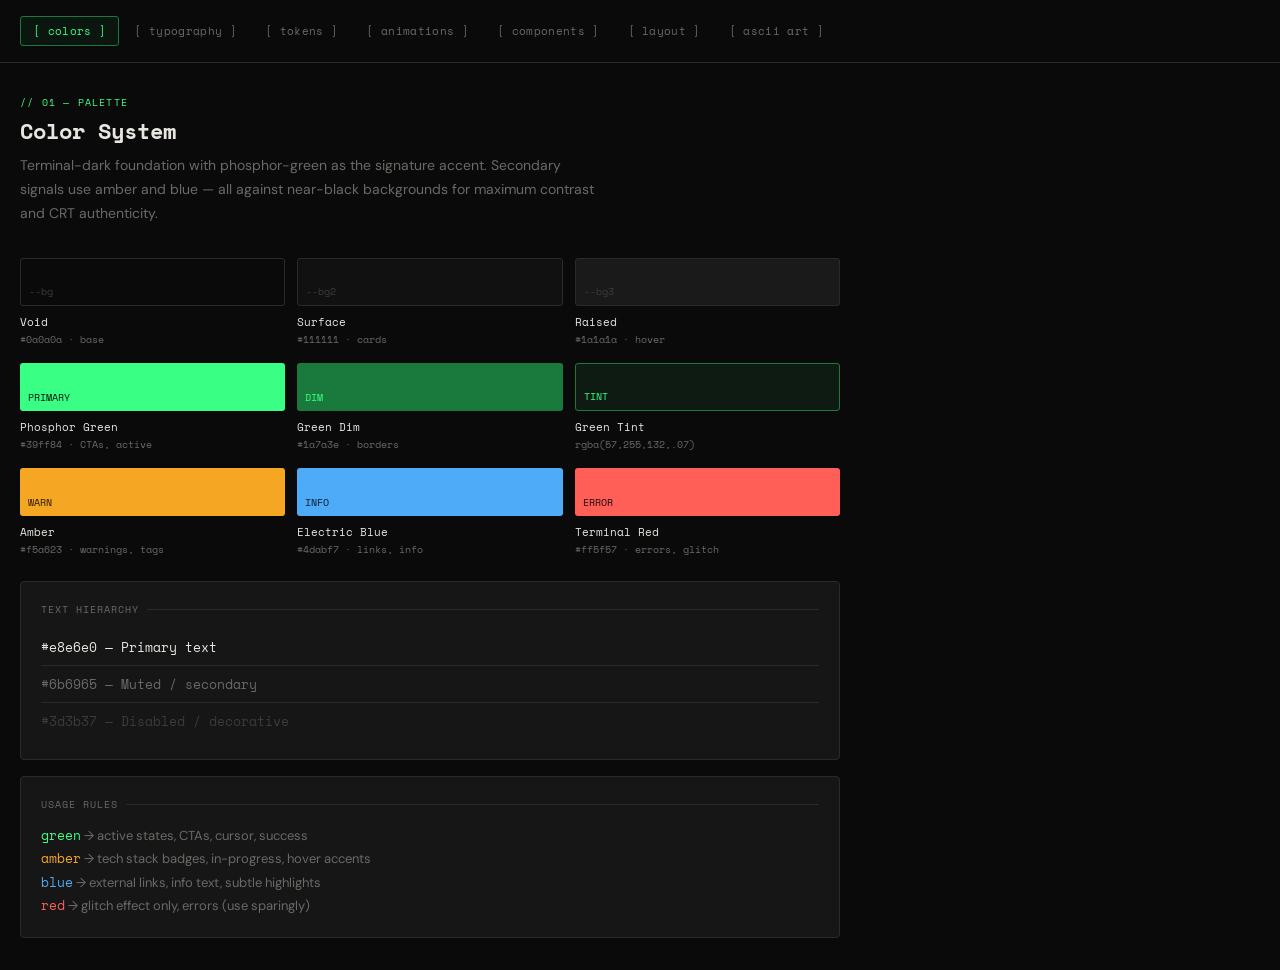
<file: ascii_portfolio_design_system.html>
<!DOCTYPE html>
<html>
<head>
<style>
  @import url('https://fonts.googleapis.com/css2?family=Space+Mono:ital,wght@0,400;0,700;1,400&family=DM+Sans:wght@300;400;500;600&display=swap');

  :root {
    --bg: #0a0a0a;
    --bg2: #111111;
    --bg3: #1a1a1a;
    --surface: #161616;
    --border: #2a2a2a;
    --border-accent: #3a3a3a;
    --text: #e8e6e0;
    --muted: #6b6965;
    --subtle: #3d3b37;
    --green: #39ff84;
    --green-dim: #1a7a3e;
    --amber: #f5a623;
    --amber-dim: #6b4710;
    --blue: #4dabf7;
    --blue-dim: #1a3a5c;
    --red: #ff5f57;
    --mono: 'Space Mono', monospace;
    --sans: 'DM Sans', sans-serif;
  }

  * { box-sizing: border-box; margin: 0; padding: 0; }

  body {
    background: var(--bg);
    color: var(--text);
    font-family: var(--sans);
    min-height: 100vh;
    padding: 0;
  }

  /* ─── NAV ─── */
  .ds-nav {
    display: flex;
    gap: 2px;
    padding: 16px 20px;
    border-bottom: 1px solid var(--border);
    overflow-x: auto;
    scrollbar-width: none;
    background: var(--bg);
    position: sticky;
    top: 0;
    z-index: 10;
  }
  .ds-nav::-webkit-scrollbar { display: none; }

  .nav-btn {
    font-family: var(--mono);
    font-size: 11px;
    background: none;
    border: 1px solid transparent;
    color: var(--muted);
    padding: 6px 12px;
    cursor: pointer;
    border-radius: 3px;
    white-space: nowrap;
    transition: all 0.15s;
    letter-spacing: 0.03em;
  }
  .nav-btn:hover { color: var(--text); border-color: var(--border-accent); }
  .nav-btn.active { color: var(--green); border-color: var(--green-dim); background: rgba(57,255,132,0.05); }

  /* ─── CONTENT ─── */
  .ds-content { padding: 32px 20px; max-width: 860px; }

  .section { display: none; }
  .section.active { display: block; }

  /* ─── SECTION HEADER ─── */
  .section-header {
    margin-bottom: 32px;
  }
  .tag {
    font-family: var(--mono);
    font-size: 10px;
    color: var(--green);
    letter-spacing: 0.12em;
    text-transform: uppercase;
    margin-bottom: 8px;
  }
  .section-title {
    font-family: var(--mono);
    font-size: 22px;
    font-weight: 700;
    color: var(--text);
    line-height: 1.2;
    margin-bottom: 10px;
  }
  .section-desc {
    font-family: var(--sans);
    font-size: 14px;
    color: var(--muted);
    line-height: 1.7;
    max-width: 580px;
  }

  /* ─── GRID ─── */
  .grid-2 { display: grid; grid-template-columns: 1fr 1fr; gap: 16px; }
  .grid-3 { display: grid; grid-template-columns: 1fr 1fr 1fr; gap: 12px; }
  @media (max-width: 600px) {
    .grid-2, .grid-3 { grid-template-columns: 1fr; }
  }

  /* ─── CARD ─── */
  .ds-card {
    background: var(--surface);
    border: 1px solid var(--border);
    border-radius: 4px;
    padding: 20px;
  }
  .card-label {
    font-family: var(--mono);
    font-size: 10px;
    color: var(--muted);
    letter-spacing: 0.1em;
    text-transform: uppercase;
    margin-bottom: 12px;
    display: flex;
    align-items: center;
    gap: 8px;
  }
  .card-label::after { content: ''; flex: 1; height: 1px; background: var(--border); }

  /* ─── COLORS ─── */
  .color-swatch {
    height: 48px;
    border-radius: 3px;
    margin-bottom: 8px;
    display: flex;
    align-items: flex-end;
    padding: 6px 8px;
    font-family: var(--mono);
    font-size: 10px;
  }
  .color-name { font-family: var(--mono); font-size: 11px; color: var(--text); margin-bottom: 2px; }
  .color-hex { font-family: var(--mono); font-size: 10px; color: var(--muted); }

  /* ─── TYPOGRAPHY ─── */
  .type-row {
    padding: 16px 0;
    border-bottom: 1px solid var(--border);
  }
  .type-row:last-child { border-bottom: none; }
  .type-meta {
    font-family: var(--mono);
    font-size: 10px;
    color: var(--muted);
    margin-bottom: 6px;
    letter-spacing: 0.05em;
  }

  /* ─── ASCII DEMO ─── */
  .ascii-block {
    font-family: var(--mono);
    font-size: 12px;
    line-height: 1.5;
    color: var(--green);
    background: var(--bg2);
    border: 1px solid var(--border);
    border-left: 3px solid var(--green-dim);
    padding: 16px;
    border-radius: 2px;
    white-space: pre;
    overflow-x: auto;
  }

  /* ─── TOKENS ─── */
  .token-row {
    display: flex;
    align-items: center;
    justify-content: space-between;
    padding: 10px 0;
    border-bottom: 1px solid var(--border);
    gap: 16px;
  }
  .token-row:last-child { border-bottom: none; }
  .token-name { font-family: var(--mono); font-size: 12px; color: var(--text); }
  .token-value { font-family: var(--mono); font-size: 11px; color: var(--muted); }
  .token-preview { flex-shrink: 0; }

  /* ─── ANIMATIONS ─── */
  .anim-demo {
    background: var(--bg2);
    border: 1px solid var(--border);
    border-radius: 4px;
    padding: 24px;
    display: flex;
    align-items: center;
    justify-content: center;
    min-height: 100px;
    margin-bottom: 10px;
    overflow: hidden;
    position: relative;
  }

  @keyframes blink { 0%,100%{opacity:1} 50%{opacity:0} }
  @keyframes scanline { 0%{transform:translateY(-100%)} 100%{transform:translateY(400%)} }
  @keyframes glitch {
    0%,100% { clip-path: inset(0 0 98% 0); transform: translateX(0); }
    20% { clip-path: inset(20% 0 60% 0); transform: translateX(-4px); }
    40% { clip-path: inset(50% 0 30% 0); transform: translateX(4px); }
    60% { clip-path: inset(10% 0 80% 0); transform: translateX(-2px); }
    80% { clip-path: inset(70% 0 10% 0); transform: translateX(3px); }
  }
  @keyframes typewriter { from { width: 0 } to { width: 100% } }
  @keyframes fadeup { from { opacity:0; transform:translateY(10px); } to { opacity:1; transform:translateY(0); } }
  @keyframes pulse-border { 0%,100% { border-color: var(--green-dim); } 50% { border-color: var(--green); } }
  @keyframes shimmer { from { background-position: -200% 0; } to { background-position: 200% 0; } }
  @keyframes spin-slow { from { transform: rotate(0deg) } to { transform: rotate(360deg) } }

  .cursor-blink {
    display: inline-block;
    width: 10px;
    height: 18px;
    background: var(--green);
    animation: blink 1s step-end infinite;
    vertical-align: middle;
  }

  .typewriter-demo {
    font-family: var(--mono);
    font-size: 14px;
    color: var(--green);
    overflow: hidden;
    white-space: nowrap;
    animation: typewriter 2.5s steps(28) infinite;
    border-right: 2px solid var(--green);
  }

  .glitch-text {
    font-family: var(--mono);
    font-size: 20px;
    font-weight: 700;
    color: var(--text);
    position: relative;
    cursor: pointer;
    user-select: none;
  }
  .glitch-text::before {
    content: attr(data-text);
    position: absolute;
    left: 0;
    top: 0;
    color: var(--red);
    animation: glitch 3s infinite;
  }
  .glitch-text::after {
    content: attr(data-text);
    position: absolute;
    left: 2px;
    top: 0;
    color: var(--blue);
    animation: glitch 3s infinite 0.1s;
    opacity: 0.7;
  }

  .fadeup-demo {
    font-family: var(--mono);
    font-size: 13px;
    color: var(--text);
    animation: fadeup 1s ease forwards infinite;
  }

  .pulse-card {
    border: 1px solid var(--green-dim);
    border-radius: 3px;
    padding: 10px 16px;
    font-family: var(--mono);
    font-size: 12px;
    color: var(--green);
    animation: pulse-border 2s ease infinite;
  }

  .shimmer-btn {
    font-family: var(--mono);
    font-size: 12px;
    padding: 10px 20px;
    border-radius: 3px;
    border: 1px solid var(--green-dim);
    background: linear-gradient(90deg, var(--bg2) 25%, rgba(57,255,132,0.1) 50%, var(--bg2) 75%);
    background-size: 200% 100%;
    color: var(--green);
    animation: shimmer 2s linear infinite;
    cursor: pointer;
  }

  /* ─── COMPONENTS ─── */
  .comp-btn {
    font-family: var(--mono);
    font-size: 12px;
    padding: 10px 20px;
    cursor: pointer;
    letter-spacing: 0.05em;
    transition: all 0.15s;
    border-radius: 2px;
    display: inline-flex;
    align-items: center;
    gap: 8px;
  }
  .btn-primary {
    background: var(--green);
    color: var(--bg);
    border: 1px solid var(--green);
    font-weight: 700;
  }
  .btn-primary:hover { background: transparent; color: var(--green); }
  .btn-outline {
    background: transparent;
    color: var(--text);
    border: 1px solid var(--border-accent);
  }
  .btn-outline:hover { border-color: var(--text); }
  .btn-ghost {
    background: transparent;
    color: var(--muted);
    border: 1px solid transparent;
  }
  .btn-ghost:hover { color: var(--text); border-color: var(--border); }

  .badge {
    font-family: var(--mono);
    font-size: 10px;
    padding: 3px 8px;
    border-radius: 2px;
    letter-spacing: 0.08em;
    display: inline-block;
  }
  .badge-green { background: rgba(57,255,132,0.1); color: var(--green); border: 1px solid var(--green-dim); }
  .badge-amber { background: rgba(245,166,35,0.1); color: var(--amber); border: 1px solid var(--amber-dim); }
  .badge-blue { background: rgba(77,171,247,0.1); color: var(--blue); border: 1px solid var(--blue-dim); }
  .badge-muted { background: var(--bg3); color: var(--muted); border: 1px solid var(--border); }

  .input-demo {
    font-family: var(--mono);
    font-size: 13px;
    background: var(--bg2);
    border: 1px solid var(--border);
    color: var(--text);
    padding: 10px 14px;
    border-radius: 2px;
    width: 100%;
    outline: none;
    transition: border-color 0.2s;
  }
  .input-demo:focus { border-color: var(--green); }
  .input-demo::placeholder { color: var(--muted); }

  .nav-demo {
    display: flex;
    align-items: center;
    gap: 24px;
    padding: 14px 20px;
    background: rgba(10,10,10,0.9);
    border: 1px solid var(--border);
    border-radius: 3px;
    backdrop-filter: blur(8px);
  }
  .nav-demo-logo { font-family: var(--mono); font-size: 13px; font-weight: 700; color: var(--green); }
  .nav-demo-links { display: flex; gap: 20px; margin-left: auto; }
  .nav-demo-link { font-family: var(--mono); font-size: 11px; color: var(--muted); letter-spacing: 0.05em; text-decoration: none; cursor: pointer; }
  .nav-demo-link:hover { color: var(--green); }

  /* ─── LAYOUT SECTION ─── */
  .layout-wireframe {
    background: var(--bg2);
    border: 1px solid var(--border);
    border-radius: 4px;
    padding: 20px;
    font-family: var(--mono);
    font-size: 11px;
    color: var(--muted);
  }
  .wire-block {
    border: 1px dashed var(--subtle);
    border-radius: 2px;
    padding: 8px 12px;
    margin-bottom: 8px;
    display: flex;
    align-items: center;
    justify-content: space-between;
    min-height: 36px;
  }
  .wire-block.hero { min-height: 80px; border-color: var(--green-dim); color: var(--green); }
  .wire-block.accent { border-color: var(--amber-dim); color: var(--amber); }
  .wire-block-grid { display: grid; grid-template-columns: 1fr 1fr 1fr; gap: 8px; margin-bottom: 8px; }
  .wire-inner { border: 1px dashed var(--subtle); border-radius: 2px; padding: 8px; min-height: 52px; display: flex; align-items: center; justify-content: center; font-size: 10px; }

  /* ─── DIVIDER ─── */
  .ds-divider {
    border: none;
    border-top: 1px solid var(--border);
    margin: 24px 0;
  }

  /* ─── ROW ─── */
  .flex-row { display: flex; gap: 12px; flex-wrap: wrap; align-items: center; }

  /* ─── SCANLINE effect ─── */
  .scanline-container {
    position: relative;
    overflow: hidden;
  }
  .scanline-container::after {
    content: '';
    position: absolute;
    top: 0; left: 0; right: 0;
    height: 2px;
    background: linear-gradient(transparent, rgba(57,255,132,0.15), transparent);
    animation: scanline 3s linear infinite;
    pointer-events: none;
  }

  /* spacing */
  .mt-8 { margin-top: 8px; }
  .mt-16 { margin-top: 16px; }
  .mt-24 { margin-top: 24px; }
  .mb-8 { margin-bottom: 8px; }
  .mb-16 { margin-bottom: 16px; }
</style>
</head>
<body>

<nav class="ds-nav">
  <button class="nav-btn active" onclick="show('colors')">[ colors ]</button>
  <button class="nav-btn" onclick="show('type')">[ typography ]</button>
  <button class="nav-btn" onclick="show('tokens')">[ tokens ]</button>
  <button class="nav-btn" onclick="show('anim')">[ animations ]</button>
  <button class="nav-btn" onclick="show('components')">[ components ]</button>
  <button class="nav-btn" onclick="show('layout')">[ layout ]</button>
  <button class="nav-btn" onclick="show('ascii')">[ ascii art ]</button>
</nav>

<div class="ds-content">

<!-- ═══════════ COLORS ═══════════ -->
<div class="section active" id="sec-colors">
  <div class="section-header">
    <div class="tag">// 01 — PALETTE</div>
    <div class="section-title">Color System</div>
    <div class="section-desc">Terminal-dark foundation with phosphor-green as the signature accent. Secondary signals use amber and blue — all against near-black backgrounds for maximum contrast and CRT authenticity.</div>
  </div>

  <div class="grid-3">
    <div>
      <div class="color-swatch" style="background:#0a0a0a; border: 1px solid #2a2a2a;">
        <span style="font-family:var(--mono);font-size:10px;color:#3d3b37">--bg</span>
      </div>
      <div class="color-name">Void</div>
      <div class="color-hex">#0a0a0a · base</div>
    </div>
    <div>
      <div class="color-swatch" style="background:#111111; border: 1px solid #2a2a2a;">
        <span style="font-family:var(--mono);font-size:10px;color:#3d3b37">--bg2</span>
      </div>
      <div class="color-name">Surface</div>
      <div class="color-hex">#111111 · cards</div>
    </div>
    <div>
      <div class="color-swatch" style="background:#1a1a1a; border: 1px solid #2a2a2a;">
        <span style="font-family:var(--mono);font-size:10px;color:#3d3b37">--bg3</span>
      </div>
      <div class="color-name">Raised</div>
      <div class="color-hex">#1a1a1a · hover</div>
    </div>
  </div>

  <div class="mt-16 grid-3">
    <div>
      <div class="color-swatch" style="background:#39ff84;">
        <span style="font-family:var(--mono);font-size:10px;color:#0a1a0f">PRIMARY</span>
      </div>
      <div class="color-name">Phosphor Green</div>
      <div class="color-hex">#39ff84 · CTAs, active</div>
    </div>
    <div>
      <div class="color-swatch" style="background:#1a7a3e;">
        <span style="font-family:var(--mono);font-size:10px;color:#39ff84">DIM</span>
      </div>
      <div class="color-name">Green Dim</div>
      <div class="color-hex">#1a7a3e · borders</div>
    </div>
    <div>
      <div class="color-swatch" style="background:rgba(57,255,132,0.07); border:1px solid #1a7a3e;">
        <span style="font-family:var(--mono);font-size:10px;color:#39ff84">TINT</span>
      </div>
      <div class="color-name">Green Tint</div>
      <div class="color-hex">rgba(57,255,132,.07)</div>
    </div>
  </div>

  <div class="mt-16 grid-3">
    <div>
      <div class="color-swatch" style="background:#f5a623;">
        <span style="font-family:var(--mono);font-size:10px;color:#2a1a00">WARN</span>
      </div>
      <div class="color-name">Amber</div>
      <div class="color-hex">#f5a623 · warnings, tags</div>
    </div>
    <div>
      <div class="color-swatch" style="background:#4dabf7;">
        <span style="font-family:var(--mono);font-size:10px;color:#041a30">INFO</span>
      </div>
      <div class="color-name">Electric Blue</div>
      <div class="color-hex">#4dabf7 · links, info</div>
    </div>
    <div>
      <div class="color-swatch" style="background:#ff5f57;">
        <span style="font-family:var(--mono);font-size:10px;color:#1a0a09">ERROR</span>
      </div>
      <div class="color-name">Terminal Red</div>
      <div class="color-hex">#ff5f57 · errors, glitch</div>
    </div>
  </div>

  <div class="mt-24 ds-card">
    <div class="card-label">TEXT HIERARCHY</div>
    <div style="font-family:var(--mono);font-size:13px;color:var(--text);padding:8px 0;border-bottom:1px solid var(--border)">#e8e6e0 — Primary text</div>
    <div style="font-family:var(--mono);font-size:13px;color:var(--muted);padding:8px 0;border-bottom:1px solid var(--border)">#6b6965 — Muted / secondary</div>
    <div style="font-family:var(--mono);font-size:13px;color:var(--subtle);padding:8px 0">#3d3b37 — Disabled / decorative</div>
  </div>

  <div class="mt-16 ds-card">
    <div class="card-label">USAGE RULES</div>
    <div style="font-size:13px;color:var(--muted);line-height:1.8">
      <span style="color:var(--green);font-family:var(--mono)">green</span> → active states, CTAs, cursor, success<br>
      <span style="color:var(--amber);font-family:var(--mono)">amber</span> → tech stack badges, in-progress, hover accents<br>
      <span style="color:var(--blue);font-family:var(--mono)">blue</span> → external links, info text, subtle highlights<br>
      <span style="color:var(--red);font-family:var(--mono)">red</span> → glitch effect only, errors (use sparingly)
    </div>
  </div>
</div>

<!-- ═══════════ TYPOGRAPHY ═══════════ -->
<div class="section" id="sec-type">
  <div class="section-header">
    <div class="tag">// 02 — TYPE</div>
    <div class="section-title">Typography</div>
    <div class="section-desc">Two typefaces in constant tension. Space Mono for identity, code, and labels. DM Sans for readability at body sizes. Never use a third font.</div>
  </div>

  <div class="grid-2 mb-16">
    <div class="ds-card">
      <div class="card-label">DISPLAY FONT</div>
      <div style="font-family:var(--mono);font-size:28px;font-weight:700;color:var(--text);line-height:1.1;margin-bottom:8px">Space Mono</div>
      <div style="font-family:var(--mono);font-size:12px;color:var(--muted)">google/space-mono<br>weights: 400, 700</div>
      <div style="font-family:var(--mono);font-size:11px;color:var(--green);margin-top:8px">→ headings, nav, labels, code</div>
    </div>
    <div class="ds-card">
      <div class="card-label">BODY FONT</div>
      <div style="font-family:var(--sans);font-size:28px;font-weight:300;color:var(--text);line-height:1.1;margin-bottom:8px">DM Sans</div>
      <div style="font-family:var(--mono);font-size:12px;color:var(--muted)">google/dm-sans<br>weights: 300, 400, 500, 600</div>
      <div style="font-family:var(--mono);font-size:11px;color:var(--green);margin-top:8px">→ body, descriptions, prose</div>
    </div>
  </div>

  <div class="ds-card">
    <div class="card-label">TYPE SCALE</div>
    <div class="type-row">
      <div class="type-meta">MONO · 48px · 700 · --display</div>
      <div style="font-family:var(--mono);font-size:40px;font-weight:700;color:var(--text);line-height:1">&lt;hero /&gt;</div>
    </div>
    <div class="type-row">
      <div class="type-meta">MONO · 28px · 700 · --h1</div>
      <div style="font-family:var(--mono);font-size:26px;font-weight:700;color:var(--text)">Section Title</div>
    </div>
    <div class="type-row">
      <div class="type-meta">MONO · 18px · 400 · --h2</div>
      <div style="font-family:var(--mono);font-size:17px;color:var(--text)">Project Name</div>
    </div>
    <div class="type-row">
      <div class="type-meta">MONO · 13px · 400 · --label</div>
      <div style="font-family:var(--mono);font-size:13px;color:var(--muted)">// METADATA · DATE · TAG</div>
    </div>
    <div class="type-row">
      <div class="type-meta">SANS · 16px · 400 · --body</div>
      <div style="font-family:var(--sans);font-size:15px;color:var(--muted);max-width:260px">Building fast, scalable systems for the modern web. Backend & frontend.</div>
    </div>
    <div class="type-row">
      <div class="type-meta">MONO · 12px · 400 · --code</div>
      <div style="font-family:var(--mono);font-size:12px;color:var(--green)">const dev = { passion: true };</div>
    </div>
  </div>

  <div class="mt-16 ds-card">
    <div class="card-label">ASCII TEXTURE HEADING</div>
    <div style="font-family:var(--mono);font-size:11px;color:var(--subtle);letter-spacing:0.05em">▓▒░ YOUR NAME ░▒▓</div>
    <div style="font-family:var(--mono);font-size:24px;font-weight:700;color:var(--text)">FULL STACK ENGINEER</div>
    <div style="font-family:var(--mono);font-size:11px;color:var(--muted)">─────────────────────────────</div>
    <div style="font-family:var(--mono);font-size:11px;color:var(--muted)">4yr experience · backend · react</div>
  </div>
</div>

<!-- ═══════════ TOKENS ═══════════ -->
<div class="section" id="sec-tokens">
  <div class="section-header">
    <div class="tag">// 03 — TOKENS</div>
    <div class="section-title">Design Tokens</div>
    <div class="section-desc">Every spacing, radius, and timing value defined. Use only these values — no magic numbers.</div>
  </div>

  <div class="ds-card mb-16">
    <div class="card-label">SPACING SCALE</div>
    <div class="token-row">
      <div class="token-name">--space-xs</div>
      <div class="token-value">4px</div>
      <div class="token-preview"><div style="width:4px;height:12px;background:var(--green);opacity:0.7"></div></div>
    </div>
    <div class="token-row">
      <div class="token-name">--space-sm</div>
      <div class="token-value">8px</div>
      <div class="token-preview"><div style="width:8px;height:12px;background:var(--green);opacity:0.7"></div></div>
    </div>
    <div class="token-row">
      <div class="token-name">--space-md</div>
      <div class="token-value">16px</div>
      <div class="token-preview"><div style="width:16px;height:12px;background:var(--green);opacity:0.7"></div></div>
    </div>
    <div class="token-row">
      <div class="token-name">--space-lg</div>
      <div class="token-value">32px</div>
      <div class="token-preview"><div style="width:32px;height:12px;background:var(--green);opacity:0.7"></div></div>
    </div>
    <div class="token-row">
      <div class="token-name">--space-xl</div>
      <div class="token-value">64px</div>
      <div class="token-preview"><div style="width:64px;height:12px;background:var(--green);opacity:0.7"></div></div>
    </div>
    <div class="token-row">
      <div class="token-name">--space-2xl</div>
      <div class="token-value">120px</div>
      <div class="token-preview"><div style="width:80px;height:12px;background:var(--green);opacity:0.4;position:relative"><span style="font-family:var(--mono);font-size:9px;color:var(--green);position:absolute;right:-20px;top:1px">120</span></div></div>
    </div>
  </div>

  <div class="grid-2">
    <div class="ds-card">
      <div class="card-label">BORDER RADIUS</div>
      <div class="token-row">
        <div class="token-name">--radius-none</div>
        <div class="token-preview"><div style="width:28px;height:28px;background:var(--bg3);border:1px solid var(--border-accent);border-radius:0"></div></div>
      </div>
      <div class="token-row">
        <div class="token-name">--radius-sm (2px)</div>
        <div class="token-preview"><div style="width:28px;height:28px;background:var(--bg3);border:1px solid var(--border-accent);border-radius:2px"></div></div>
      </div>
      <div class="token-row">
        <div class="token-name">--radius-md (4px)</div>
        <div class="token-preview"><div style="width:28px;height:28px;background:var(--bg3);border:1px solid var(--border-accent);border-radius:4px"></div></div>
      </div>
      <div class="token-row" style="border:none">
        <div class="token-name">--radius-lg (8px)</div>
        <div class="token-preview"><div style="width:28px;height:28px;background:var(--bg3);border:1px solid var(--border-accent);border-radius:8px"></div></div>
      </div>
    </div>
    <div class="ds-card">
      <div class="card-label">MOTION</div>
      <div class="token-row">
        <div><div class="token-name">--ease-instant</div><div class="token-value">80ms linear</div></div>
      </div>
      <div class="token-row">
        <div><div class="token-name">--ease-fast</div><div class="token-value">150ms ease</div></div>
      </div>
      <div class="token-row">
        <div><div class="token-name">--ease-base</div><div class="token-value">250ms ease</div></div>
      </div>
      <div class="token-row">
        <div><div class="token-name">--ease-slow</div><div class="token-value">500ms ease-out</div></div>
      </div>
      <div class="token-row" style="border:none">
        <div><div class="token-name">--ease-reveal</div><div class="token-value">800ms cubic-bezier(.16,1,.3,1)</div></div>
      </div>
    </div>
  </div>

  <div class="mt-16 ds-card">
    <div class="card-label">BORDER STYLES</div>
    <div class="token-row">
      <div class="token-name">--border-base</div>
      <div style="flex:1;border-top:1px solid var(--border);margin:0 12px"></div>
      <div class="token-value">1px solid #2a2a2a</div>
    </div>
    <div class="token-row">
      <div class="token-name">--border-accent</div>
      <div style="flex:1;border-top:1px solid var(--green-dim);margin:0 12px"></div>
      <div class="token-value">1px solid #1a7a3e</div>
    </div>
    <div class="token-row" style="border:none">
      <div class="token-name">--border-glow</div>
      <div style="flex:1;border-top:1px solid var(--green);margin:0 12px"></div>
      <div class="token-value">1px solid #39ff84</div>
    </div>
  </div>
</div>

<!-- ═══════════ ANIMATIONS ═══════════ -->
<div class="section" id="sec-anim">
  <div class="section-header">
    <div class="tag">// 04 — MOTION</div>
    <div class="section-title">Animations</div>
    <div class="section-desc">Animations should feel like a terminal waking up — purposeful, mechanical, and slightly retro. Every motion should justify itself.</div>
  </div>

  <div class="grid-2">
    <div>
      <div class="ds-card" style="margin-bottom:12px">
        <div class="card-label">CURSOR BLINK</div>
        <div class="anim-demo scanline-container">
          <span style="font-family:var(--mono);font-size:18px;color:var(--text)">$ hello world</span><span class="cursor-blink"></span>
        </div>
        <div class="token-value">Use in hero section after typewriter effect</div>
      </div>
      <div class="ds-card" style="margin-bottom:12px">
        <div class="card-label">TYPEWRITER</div>
        <div class="anim-demo">
          <div class="typewriter-demo">backend + frontend engineer</div>
        </div>
        <div class="token-value">Cycle through roles/skills on load</div>
      </div>
      <div class="ds-card">
        <div class="card-label">FADE UP REVEAL</div>
        <div class="anim-demo">
          <div class="fadeup-demo" style="animation-duration:2s;animation-iteration-count:infinite">[ section content ]</div>
        </div>
        <div class="token-value">Scroll-triggered on all content blocks</div>
      </div>
    </div>
    <div>
      <div class="ds-card" style="margin-bottom:12px">
        <div class="card-label">GLITCH EFFECT</div>
        <div class="anim-demo" style="cursor:pointer">
          <div class="glitch-text" data-text="&lt;YourName /&gt;">&lt;YourName /&gt;</div>
        </div>
        <div class="token-value">Hover state on name/logo only</div>
      </div>
      <div class="ds-card" style="margin-bottom:12px">
        <div class="card-label">PULSE BORDER</div>
        <div class="anim-demo">
          <div class="pulse-card">STATUS: AVAILABLE FOR WORK</div>
        </div>
        <div class="token-value">Available-for-work indicator</div>
      </div>
      <div class="ds-card">
        <div class="card-label">SHIMMER LOAD</div>
        <div class="anim-demo">
          <button class="shimmer-btn">[ VIEW PROJECT ]</button>
        </div>
        <div class="token-value">CTA buttons, loading skeleton</div>
      </div>
    </div>
  </div>

  <div class="mt-16 ds-card">
    <div class="card-label">SCANLINE OVERLAY</div>
    <div class="anim-demo scanline-container" style="min-height:60px;background:linear-gradient(180deg,var(--bg2) 0%,var(--bg) 100%)">
      <span style="font-family:var(--mono);font-size:14px;color:var(--green)">[ scanline texture on hero section ]</span>
    </div>
    <div class="token-value" style="margin-top:8px">Subtle moving scanline on hero — ::after with background + translateY animation</div>
  </div>
</div>

<!-- ═══════════ COMPONENTS ═══════════ -->
<div class="section" id="sec-components">
  <div class="section-header">
    <div class="tag">// 05 — COMPONENTS</div>
    <div class="section-title">UI Components</div>
    <div class="section-desc">Every component uses monospace for labels and identity text. Borders are always 1px — never thick. Corner radius stays at 0–4px to maintain the terminal feel.</div>
  </div>

  <div class="ds-card mb-16">
    <div class="card-label">NAVIGATION</div>
    <div class="nav-demo">
      <div class="nav-demo-logo">YN_</div>
      <div class="nav-demo-links">
        <span class="nav-demo-link">./about</span>
        <span class="nav-demo-link">./work</span>
        <span class="nav-demo-link">./stack</span>
        <span class="nav-demo-link" style="color:var(--green)">./contact ▶</span>
      </div>
    </div>
  </div>

  <div class="ds-card mb-16">
    <div class="card-label">BUTTONS</div>
    <div class="flex-row">
      <button class="comp-btn btn-primary">[ HIRE ME ]</button>
      <button class="comp-btn btn-outline">[ VIEW WORK ]</button>
      <button class="comp-btn btn-ghost">// about →</button>
    </div>
  </div>

  <div class="ds-card mb-16">
    <div class="card-label">BADGES / TAGS</div>
    <div class="flex-row">
      <span class="badge badge-green">REACT</span>
      <span class="badge badge-green">NODE.JS</span>
      <span class="badge badge-amber">RUST</span>
      <span class="badge badge-blue">POSTGRESQL</span>
      <span class="badge badge-muted">DOCKER</span>
      <span class="badge badge-blue">TYPESCRIPT</span>
      <span class="badge badge-muted">AWS</span>
    </div>
  </div>

  <div class="ds-card mb-16">
    <div class="card-label">INPUTS</div>
    <div style="display:flex;flex-direction:column;gap:10px">
      <input class="input-demo" placeholder="// your@email.com" type="email">
      <input class="input-demo" placeholder="// message..." type="text">
    </div>
  </div>

  <div class="ds-card mb-16">
    <div class="card-label">PROJECT CARD</div>
    <div style="background:var(--bg2);border:1px solid var(--border);border-radius:4px;padding:20px;transition:border-color 0.2s" onmouseenter="this.style.borderColor='var(--green-dim)'" onmouseleave="this.style.borderColor='var(--border)'">
      <div style="display:flex;justify-content:space-between;align-items:flex-start;margin-bottom:12px">
        <div style="font-family:var(--mono);font-size:10px;color:var(--muted)">01 / PROJECT</div>
        <div style="display:flex;gap:6px">
          <span class="badge badge-green">REACT</span>
          <span class="badge badge-blue">NODE</span>
        </div>
      </div>
      <div style="font-family:var(--mono);font-size:16px;font-weight:700;color:var(--text);margin-bottom:8px">ProjectName_</div>
      <div style="font-family:var(--sans);font-size:13px;color:var(--muted);line-height:1.6;margin-bottom:16px">A high-performance backend service handling 50k req/s with real-time processing and zero-downtime deploys.</div>
      <div style="display:flex;gap:12px">
        <span style="font-family:var(--mono);font-size:11px;color:var(--green);cursor:pointer">[ LIVE ↗ ]</span>
        <span style="font-family:var(--mono);font-size:11px;color:var(--muted);cursor:pointer">[ GITHUB ]</span>
      </div>
    </div>
  </div>

  <div class="ds-card">
    <div class="card-label">SKILL BAR</div>
    <div style="display:flex;flex-direction:column;gap:14px">
      <div>
        <div style="display:flex;justify-content:space-between;margin-bottom:6px">
          <span style="font-family:var(--mono);font-size:11px;color:var(--text)">Node.js / Express</span>
          <span style="font-family:var(--mono);font-size:11px;color:var(--green)">████████░░ 90%</span>
        </div>
        <div style="height:3px;background:var(--border);border-radius:0"><div style="width:90%;height:100%;background:var(--green)"></div></div>
      </div>
      <div>
        <div style="display:flex;justify-content:space-between;margin-bottom:6px">
          <span style="font-family:var(--mono);font-size:11px;color:var(--text)">React / Next.js</span>
          <span style="font-family:var(--mono);font-size:11px;color:var(--amber)">███████░░░ 80%</span>
        </div>
        <div style="height:3px;background:var(--border);border-radius:0"><div style="width:80%;height:100%;background:var(--amber)"></div></div>
      </div>
      <div>
        <div style="display:flex;justify-content:space-between;margin-bottom:6px">
          <span style="font-family:var(--mono);font-size:11px;color:var(--text)">PostgreSQL</span>
          <span style="font-family:var(--mono);font-size:11px;color:var(--blue)">██████░░░░ 75%</span>
        </div>
        <div style="height:3px;background:var(--border);border-radius:0"><div style="width:75%;height:100%;background:var(--blue)"></div></div>
      </div>
    </div>
  </div>
</div>

<!-- ═══════════ LAYOUT ═══════════ -->
<div class="section" id="sec-layout">
  <div class="section-header">
    <div class="tag">// 06 — LAYOUT</div>
    <div class="section-title">Page Structure</div>
    <div class="section-desc">Single long-scroll page divided into 6 distinct sections. Each section has a mono-labeled header and full viewport-width treatment.</div>
  </div>

  <div class="ds-card mb-16">
    <div class="card-label">RECOMMENDED SECTIONS</div>
    <div style="display:flex;flex-direction:column;gap:0">
      <div style="display:flex;align-items:center;gap:16px;padding:12px 0;border-bottom:1px solid var(--border)">
        <div style="font-family:var(--mono);font-size:11px;color:var(--green);min-width:24px">01</div>
        <div style="font-family:var(--mono);font-size:12px;color:var(--text);min-width:100px">HERO</div>
        <div style="font-family:var(--sans);font-size:13px;color:var(--muted)">Name + role typewriter + tagline + CTA. Full viewport, scanline overlay.</div>
      </div>
      <div style="display:flex;align-items:center;gap:16px;padding:12px 0;border-bottom:1px solid var(--border)">
        <div style="font-family:var(--mono);font-size:11px;color:var(--green);min-width:24px">02</div>
        <div style="font-family:var(--mono);font-size:12px;color:var(--text);min-width:100px">ABOUT</div>
        <div style="font-family:var(--sans);font-size:13px;color:var(--muted)">2-column: ASCII art avatar left, bio + stats right.</div>
      </div>
      <div style="display:flex;align-items:center;gap:16px;padding:12px 0;border-bottom:1px solid var(--border)">
        <div style="font-family:var(--mono);font-size:11px;color:var(--green);min-width:24px">03</div>
        <div style="font-family:var(--mono);font-size:12px;color:var(--text);min-width:100px">PROJECTS</div>
        <div style="font-family:var(--sans);font-size:13px;color:var(--muted)">3-column card grid. Featured project spans full width on top.</div>
      </div>
      <div style="display:flex;align-items:center;gap:16px;padding:12px 0;border-bottom:1px solid var(--border)">
        <div style="font-family:var(--mono);font-size:11px;color:var(--green);min-width:24px">04</div>
        <div style="font-family:var(--mono);font-size:12px;color:var(--text);min-width:100px">STACK</div>
        <div style="font-family:var(--sans);font-size:13px;color:var(--muted)">Tech grid with ASCII blocks per skill area + animated progress bars.</div>
      </div>
      <div style="display:flex;align-items:center;gap:16px;padding:12px 0;border-bottom:1px solid var(--border)">
        <div style="font-family:var(--mono);font-size:11px;color:var(--green);min-width:24px">05</div>
        <div style="font-family:var(--mono);font-size:12px;color:var(--text);min-width:100px">EXPERIENCE</div>
        <div style="font-family:var(--sans);font-size:13px;color:var(--muted)">Terminal-style timeline with company, role, and duration.</div>
      </div>
      <div style="display:flex;align-items:center;gap:16px;padding:12px 0">
        <div style="font-family:var(--mono);font-size:11px;color:var(--green);min-width:24px">06</div>
        <div style="font-family:var(--mono);font-size:12px;color:var(--text);min-width:100px">CONTACT</div>
        <div style="font-family:var(--sans);font-size:13px;color:var(--muted)">Minimal form + social links in terminal prompt style.</div>
      </div>
    </div>
  </div>

  <div class="layout-wireframe">
    <div class="card-label" style="margin-bottom:12px">WIREFRAME PREVIEW</div>
    <div class="wire-block hero">
      <span>01 / HERO — typewriter + CTA</span>
      <span>100vh</span>
    </div>
    <div class="wire-block">
      <span>02 / ABOUT — 2-col bio</span>
      <span>auto</span>
    </div>
    <div style="margin-bottom:8px">
      <div class="wire-block accent" style="margin-bottom:8px"><span>03 / PROJECTS — featured</span><span>full</span></div>
      <div class="wire-block-grid">
        <div class="wire-inner">proj</div>
        <div class="wire-inner">proj</div>
        <div class="wire-inner">proj</div>
      </div>
    </div>
    <div class="wire-block">
      <span>04 / STACK — tech grid</span>
      <span>auto</span>
    </div>
    <div class="wire-block">
      <span>05 / EXPERIENCE — timeline</span>
      <span>auto</span>
    </div>
    <div class="wire-block accent">
      <span>06 / CONTACT — form + links</span>
      <span>auto</span>
    </div>
  </div>

  <div class="mt-16 ds-card">
    <div class="card-label">GRID SYSTEM</div>
    <div class="token-row">
      <div class="token-name">Max width</div>
      <div class="token-value">1100px centered</div>
    </div>
    <div class="token-row">
      <div class="token-name">Horizontal padding</div>
      <div class="token-value">24px mobile / 48px desktop</div>
    </div>
    <div class="token-row">
      <div class="token-name">Column gap</div>
      <div class="token-value">24px</div>
    </div>
    <div class="token-row" style="border:none">
      <div class="token-name">Section gap</div>
      <div class="token-value">120px between sections</div>
    </div>
  </div>
</div>

<!-- ═══════════ ASCII ART ═══════════ -->
<div class="section" id="sec-ascii">
  <div class="section-header">
    <div class="tag">// 07 — ASCII</div>
    <div class="section-title">ASCII Patterns</div>
    <div class="section-desc">Decorative ASCII constructs used as texture, not noise. Copy and adapt these patterns for section dividers, the about section, and terminal UI chrome.</div>
  </div>

  <div style="display:flex;flex-direction:column;gap:16px">
    <div class="ds-card">
      <div class="card-label">SECTION DIVIDER</div>
      <div class="ascii-block">╔══════════════════════════════════════╗
║  // PROJECTS                         ║
║  ━━━━━━━━━━━━━━━━━━━━━━━━━━━━━━━━━━  ║
╚══════════════════════════════════════╝</div>
    </div>

    <div class="ds-card">
      <div class="card-label">AVATAR / SELF PORTRAIT</div>
      <div class="ascii-block">┌─────────────────┐
│  ██████████████ │
│  █  ▓▓▓▓▓▓  █  │
│  █ ▓ ◉  ◉ ▓ █  │
│  █  ▓  ▲  ▓ █  │
│  █   ▓▓▓▓▓  █  │
│  ██████████████ │
└─────────────────┘
   &lt;your_name /&gt;   </div>
    </div>

    <div class="ds-card">
      <div class="card-label">TERMINAL PROMPT STYLE</div>
      <div class="ascii-block">yourname@portfolio:~$ whoami
→ Full Stack Engineer · 4yr exp

yourname@portfolio:~$ cat skills.txt
→ Node.js · React · PostgreSQL · Docker

yourname@portfolio:~$ git log --oneline
→ a4f2c1d Built real-time dashboard
→ 7e3b9a2 Optimized API 60% latency
→ 2d8f4e0 Shipped v2.0 to production</div>
    </div>

    <div class="ds-card">
      <div class="card-label">EXPERIENCE TIMELINE</div>
      <div class="ascii-block">2024 ─── Senior Engineer @ Company
         │   ├── Built X, scaled to 1M users
         │   └── Led team of 4 engineers
         │
2022 ─── Engineer @ StartupName
         │   ├── Full-stack feature dev
         │   └── React + Node microservices
         │
2020 ─── Junior Dev @ AgencyName
              └── First production deploys ▓</div>
    </div>

    <div class="ds-card">
      <div class="card-label">TECH STACK DISPLAY</div>
      <div class="ascii-block">┌──BACKEND──┐  ┌──FRONTEND─┐  ┌──INFRA────┐
│ Node.js   │  │ React     │  │ Docker    │
│ Express   │  │ Next.js   │  │ AWS EC2   │
│ Postgres  │  │ Tailwind  │  │ Nginx     │
│ Redis     │  │ Zustand   │  │ CI/CD     │
└───────────┘  └───────────┘  └───────────┘</div>
    </div>

    <div class="ds-card">
      <div class="card-label">STATUS INDICATOR</div>
      <div class="ascii-block">▶ STATUS ━━━━━━━━━━━━━━━━━━━━━━━━━━━━━━
  ● AVAILABLE FOR OPPORTUNITIES
  ◐ OPEN TO REMOTE / HYBRID
  ○ BASED IN [YOUR CITY]
━━━━━━━━━━━━━━━━━━━━━━━━━━━━━━━━━━━━━━</div>
    </div>
  </div>
</div>

</div>

<script>
function show(id) {
  document.querySelectorAll('.section').forEach(s => s.classList.remove('active'));
  document.querySelectorAll('.nav-btn').forEach(b => b.classList.remove('active'));
  document.getElementById('sec-' + id).classList.add('active');
  event.target.classList.add('active');
}
</script>
</body>
</html>
</file>
